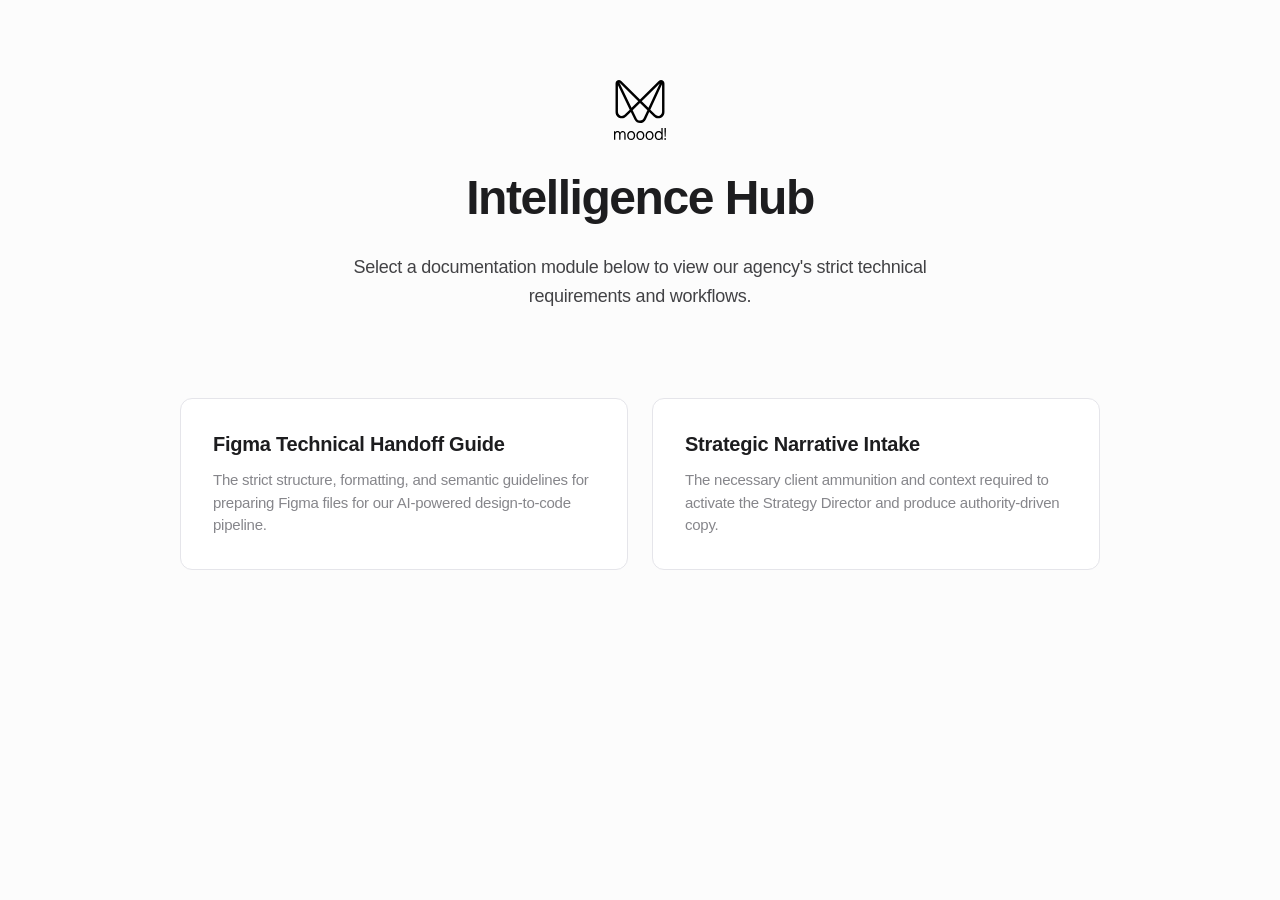
<file: documentation/index.html>
<!DOCTYPE html>
<html lang="en">

<head>
    <meta charset="UTF-8">
    <meta name="viewport" content="width=device-width, initial-scale=1.0">
    <title>Moood Studio Agency | Documentation Launcher</title>
    <link rel="stylesheet" href="/documentation/style.css?v=2.1">
    <style>
        .cards-grid {
            display: grid;
            grid-template-columns: repeat(auto-fill, minmax(300px, 1fr));
            gap: 24px;
            margin-top: 48px;
        }

        .doc-card {
            background: #ffffff;
            border: 1px solid var(--border-color);
            border-radius: 12px;
            padding: 32px;
            text-decoration: none;
            color: var(--text-main);
            transition: all 0.3s ease;
            display: flex;
            flex-direction: column;
            gap: 12px;
        }

        .doc-card:hover {
            transform: translateY(-4px);
            box-shadow: 0 12px 24px rgba(0, 0, 0, 0.05);
            border-color: var(--accent);
        }

        .doc-card h3 {
            font-size: 20px;
            font-weight: 600;
            margin: 0;
            line-height: 1.3;
        }

        .doc-card p {
            font-size: 15px;
            color: var(--text-muted);
            margin: 0;
            line-height: 1.5;
        }

        /* Adjust content area for the launcher to be central without sidebar */
        .launcher-layout .sidebar {
            display: none;
        }

        .launcher-layout .content {
            margin: 0 auto;
            padding: 80px 40px;
            max-width: 1000px;
        }

        .launcher-header {
            display: flex;
            flex-direction: column;
            align-items: center;
            text-align: center;
            margin-bottom: 64px;
        }

        .launcher-header .logo img {
            height: 60px;
            margin-bottom: 32px;
        }

        .launcher-header h1 {
            font-size: 48px;
        }

        .launcher-header p.lead {
            max-width: 600px;
            margin-top: 16px;
        }
    </style>
</head>

<body>
    <div class="layout launcher-layout">
        <main class="content">
            <header class="launcher-header">
                <div class="logo">
                    <img src="/documentation/assets/images/moood-logo.svg" alt="Moood Studio Agency">
                </div>
                <h1>Intelligence Hub</h1>
                <p class="lead">Select a documentation module below to view our agency's strict technical requirements
                    and workflows.</p>
            </header>

            <div class="cards-grid">
                <a href="/documentation/figma-handoff.html" class="doc-card">
                    <h3>Figma Technical Handoff Guide</h3>
                    <p>The strict structure, formatting, and semantic guidelines for preparing Figma files for our
                        AI-powered design-to-code pipeline.</p>
                </a>

                <a href="/documentation/strategy-intake.html" class="doc-card">
                    <h3>Strategic Narrative Intake</h3>
                    <p>The necessary client ammunition and context required to activate the Strategy Director and
                        produce authority-driven copy.</p>
                </a>

                <!-- Future guides will be added here -->
            </div>
        </main>
    </div>
</body>

</html>
</file>
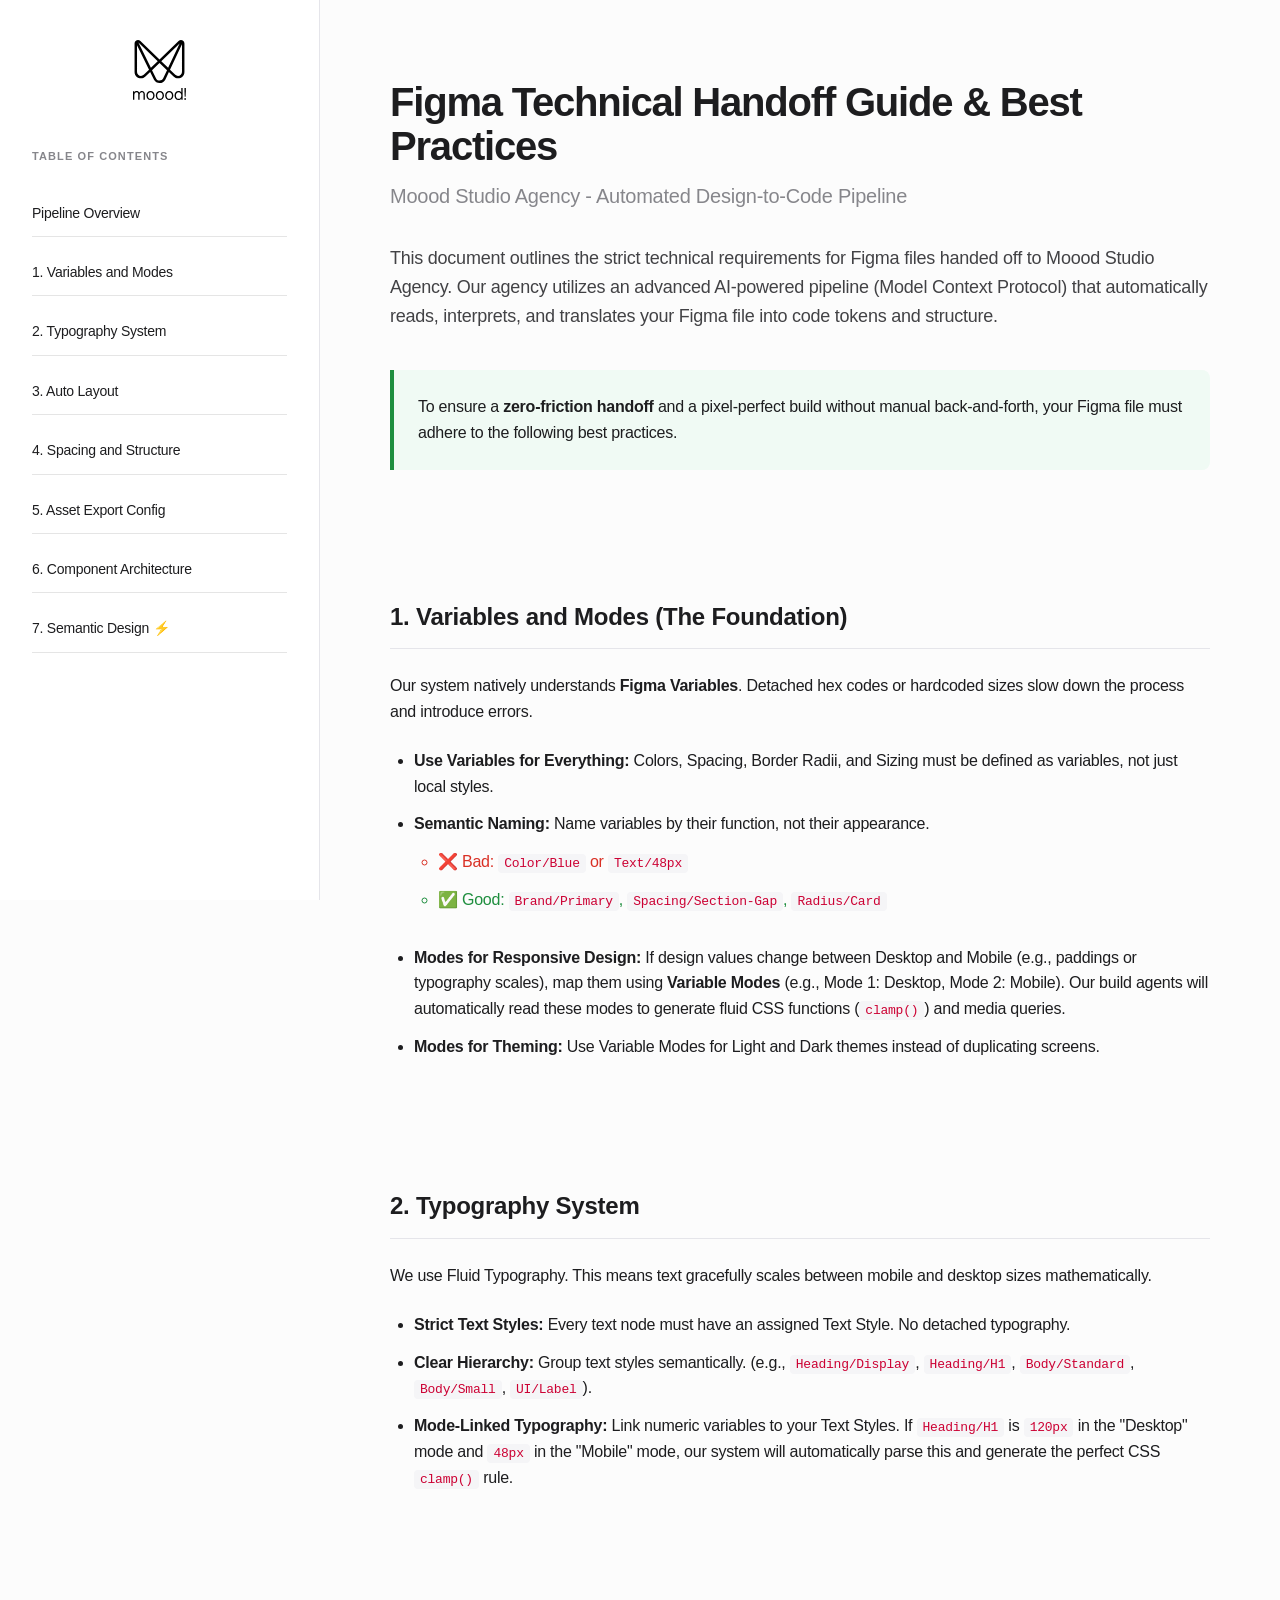
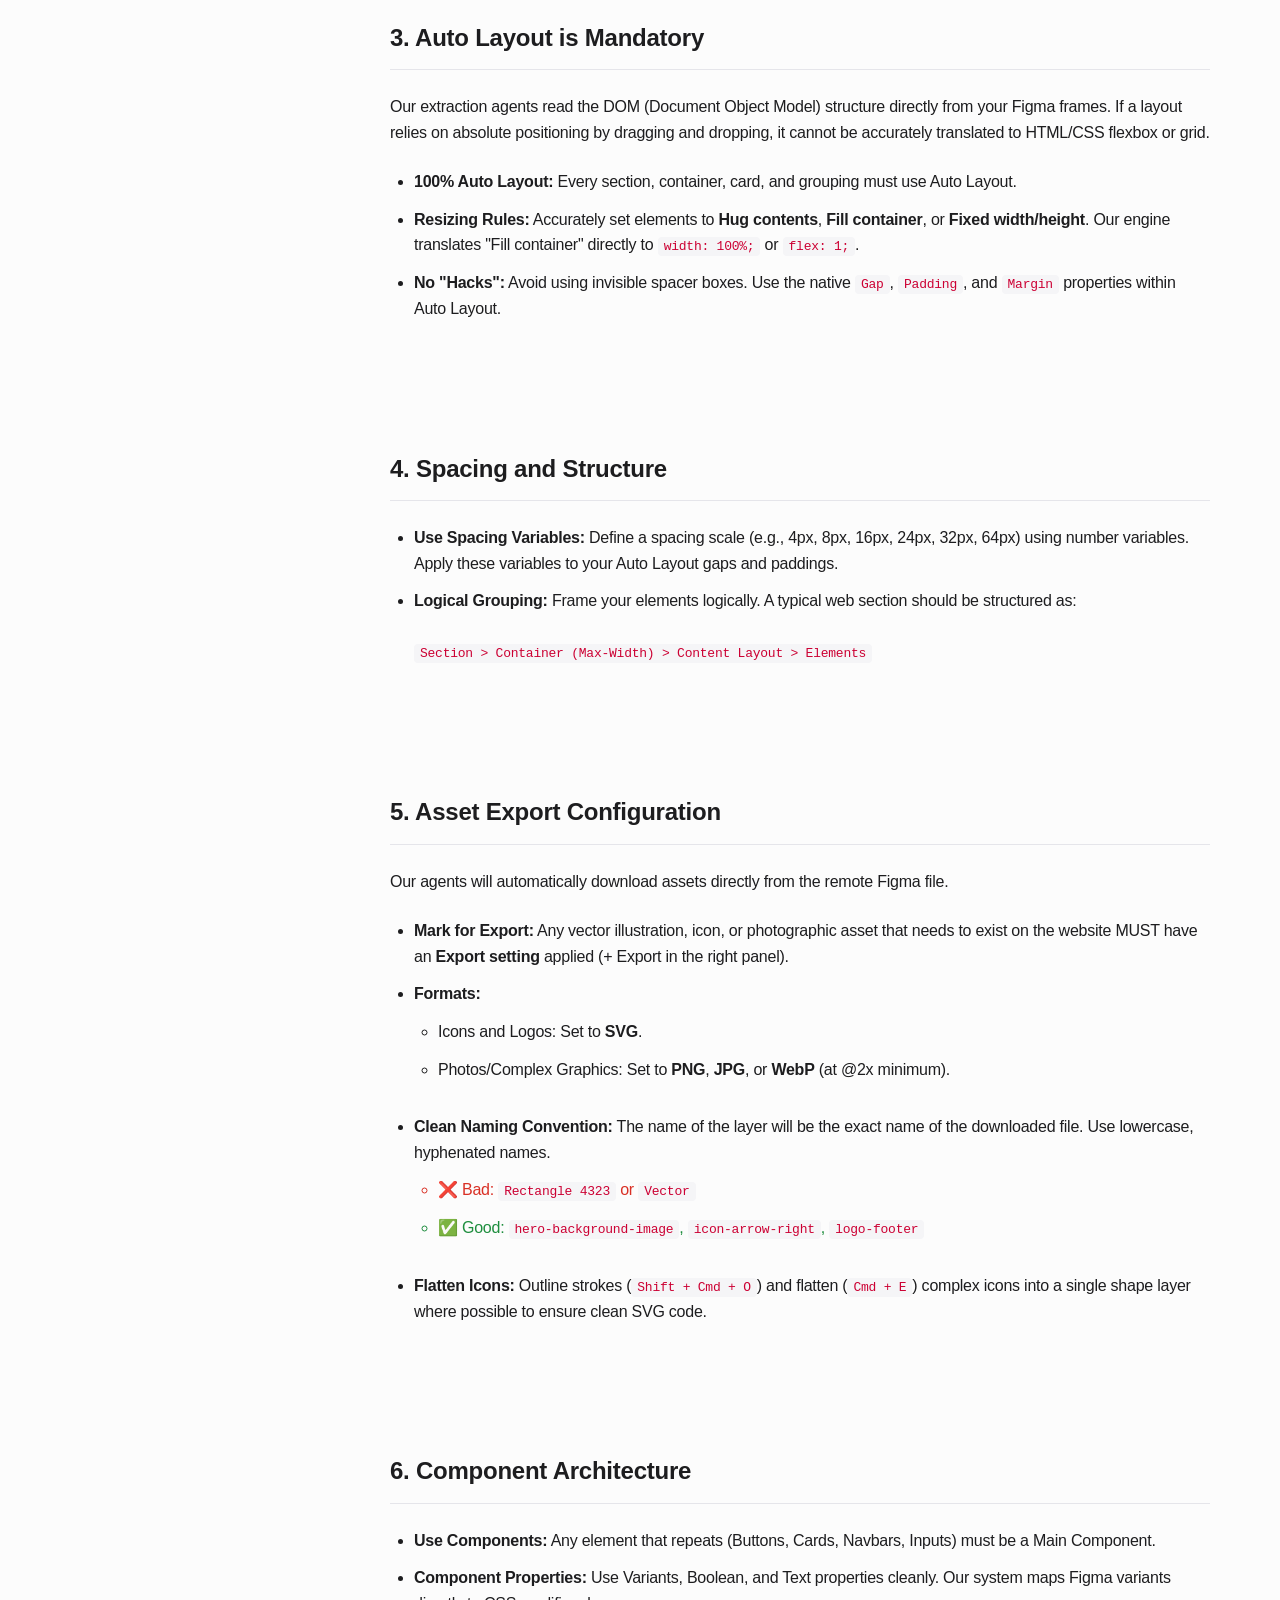
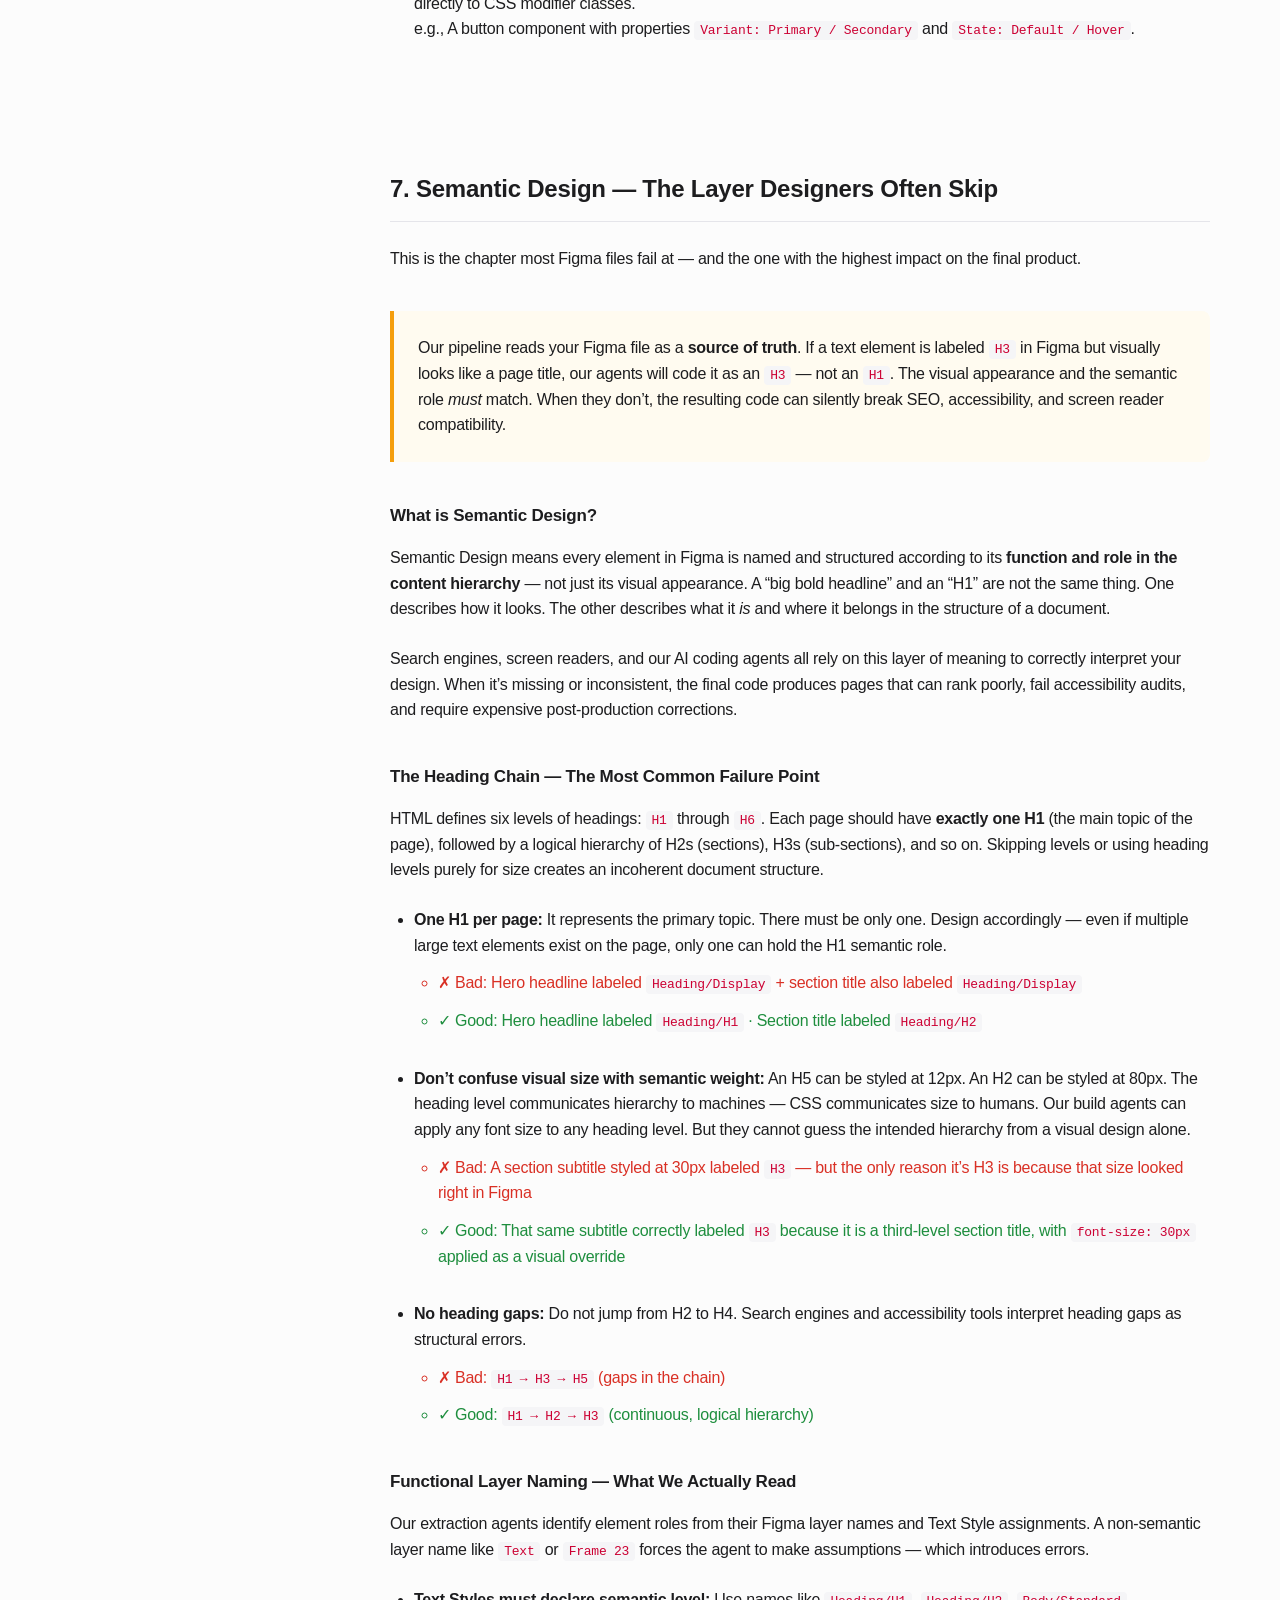
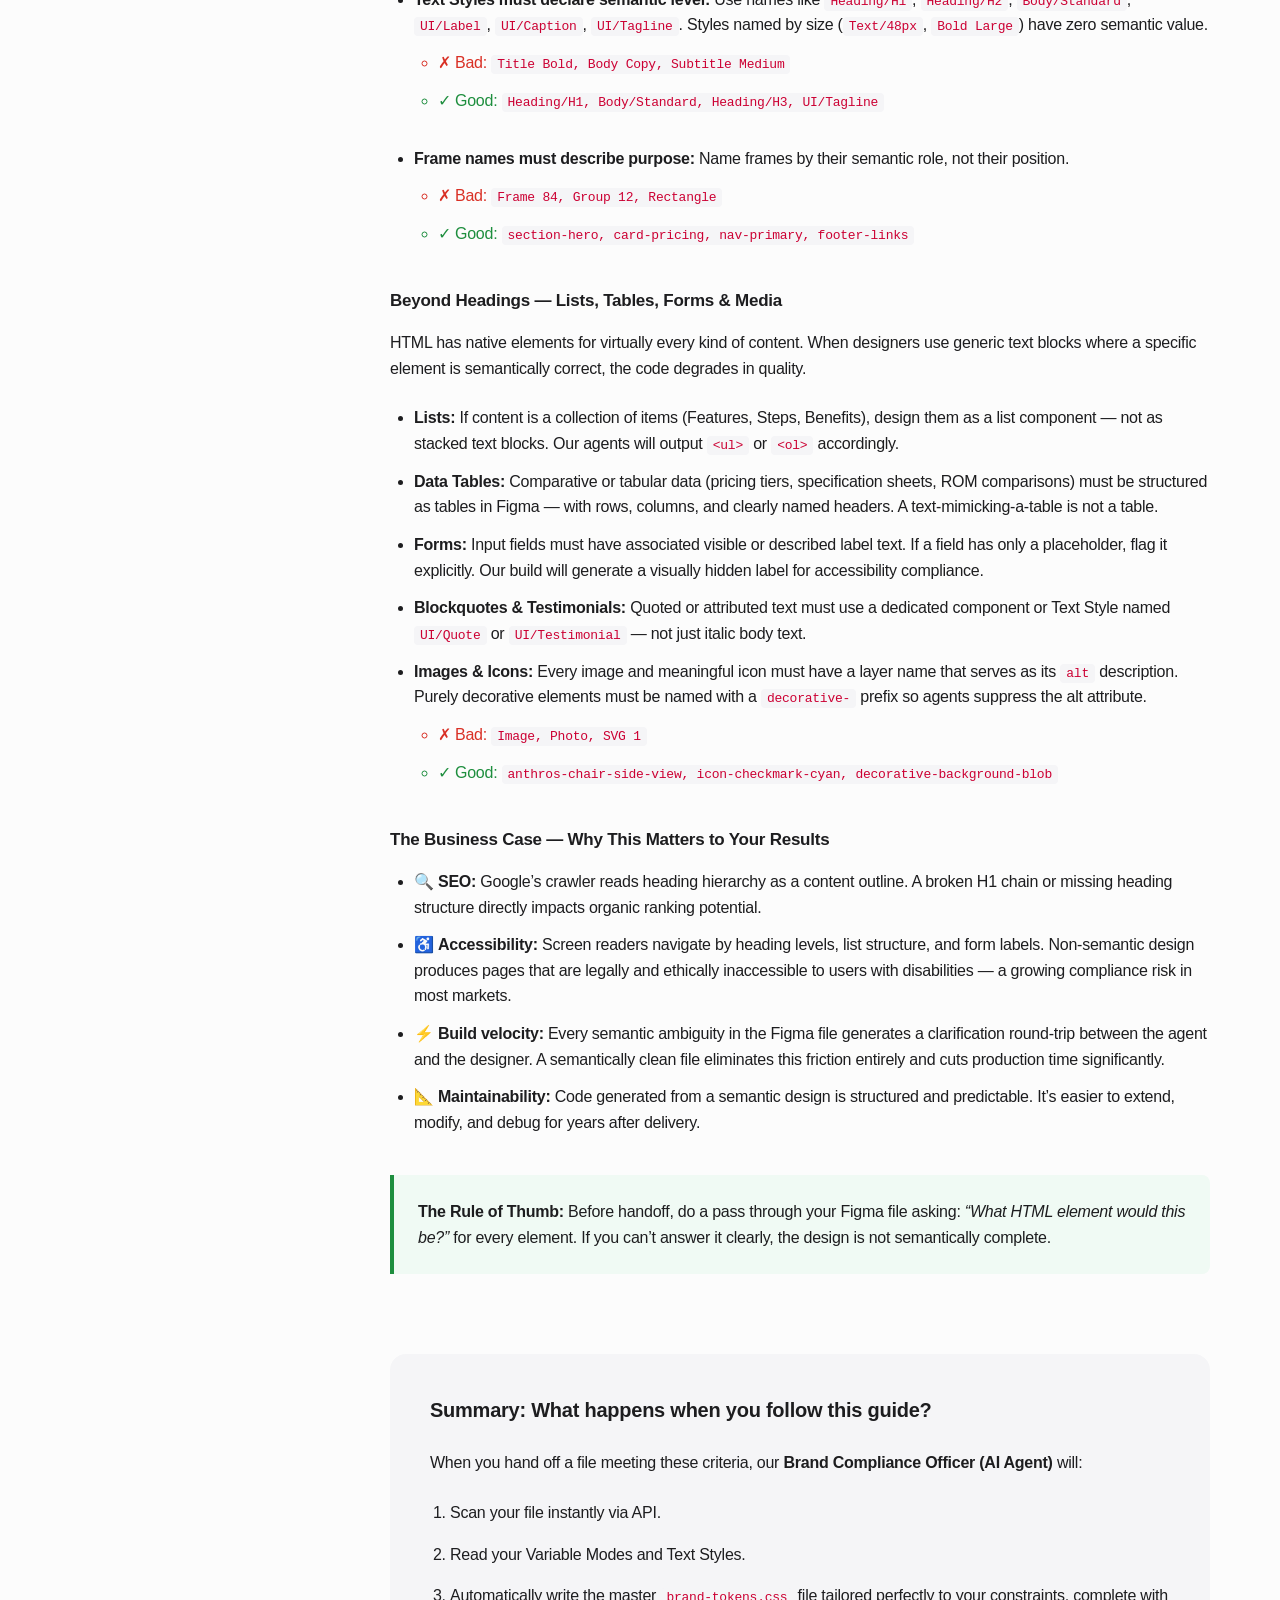
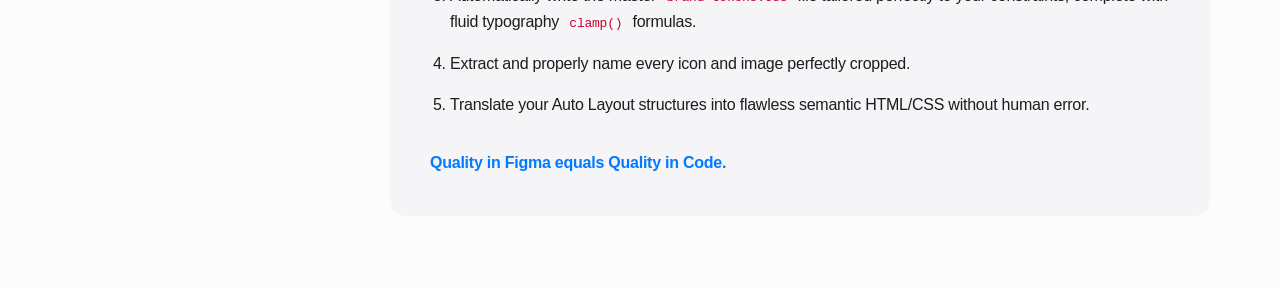
<file: documentation/figma-handoff.html>
<!DOCTYPE html>
<html lang="en">

<head>
    <meta charset="UTF-8">
    <meta name="viewport" content="width=device-width, initial-scale=1.0">
    <title>Figma Handoff Guide | Moood Studio Agency</title>
    <link rel="stylesheet" href="/documentation/style.css?v=2.1">
</head>

<body>
    <div class="layout">
        <aside class="sidebar">
            <div class="logo">
                <img src="/documentation/assets/images/moood-logo.svg" alt="Moood Studio Agency">
            </div>

            <nav class="toc">
                <h3 class="toc-title">Table of Contents</h3>
                <ul>
                    <li><a href="#intro">Pipeline Overview</a></li>
                    <li><a href="#variables">1. Variables and Modes</a></li>
                    <li><a href="#typography">2. Typography System</a></li>
                    <li><a href="#auto-layout">3. Auto Layout</a></li>
                    <li><a href="#spacing">4. Spacing and Structure</a></li>
                    <li><a href="#assets">5. Asset Export Config</a></li>
                    <li><a href="#components">6. Component Architecture</a></li>
                    <li><a href="#semantic">7. Semantic Design &#x26A1;</a></li>
                </ul>
            </nav>
        </aside>

        <main class="content">
            <header id="intro" class="hero">
                <h1>Figma Technical Handoff Guide & Best Practices</h1>
                <h2>Moood Studio Agency - Automated Design-to-Code Pipeline</h2>
                <p class="lead">This document outlines the strict technical requirements for Figma files handed off to
                    Moood Studio Agency. Our agency utilizes an advanced AI-powered pipeline (Model Context Protocol)
                    that automatically reads, interprets, and translates your Figma file into code tokens and structure.
                </p>
                <div class="alert success">
                    <p>To ensure a <strong>zero-friction handoff</strong> and a pixel-perfect build without manual
                        back-and-forth, your Figma file must adhere to the following best practices.</p>
                </div>
            </header>

            <section id="variables">
                <h2>1. Variables and Modes (The Foundation)</h2>
                <p>Our system natively understands <strong>Figma Variables</strong>. Detached hex codes or hardcoded
                    sizes slow down the process and introduce errors.</p>
                <ul>
                    <li><strong>Use Variables for Everything:</strong> Colors, Spacing, Border Radii, and Sizing must be
                        defined as variables, not just local styles.</li>
                    <li><strong>Semantic Naming:</strong> Name variables by their function, not their appearance.
                        <ul class="sublist">
                            <li class="bad">❌ Bad: <code>Color/Blue</code> or <code>Text/48px</code></li>
                            <li class="good">✅ Good: <code>Brand/Primary</code>, <code>Spacing/Section-Gap</code>,
                                <code>Radius/Card</code>
                            </li>
                        </ul>
                    </li>
                    <li><strong>Modes for Responsive Design:</strong> If design values change between Desktop and Mobile
                        (e.g., paddings or typography scales), map them using <strong>Variable Modes</strong> (e.g.,
                        Mode 1: Desktop, Mode 2: Mobile). Our build agents will automatically read these modes to
                        generate fluid CSS functions (<code>clamp()</code>) and media queries.</li>
                    <li><strong>Modes for Theming:</strong> Use Variable Modes for Light and Dark themes instead of
                        duplicating screens.</li>
                </ul>
            </section>

            <section id="typography">
                <h2>2. Typography System</h2>
                <p>We use Fluid Typography. This means text gracefully scales between mobile and desktop sizes
                    mathematically.</p>
                <ul>
                    <li><strong>Strict Text Styles:</strong> Every text node must have an assigned Text Style. No
                        detached typography.</li>
                    <li><strong>Clear Hierarchy:</strong> Group text styles semantically. (e.g.,
                        <code>Heading/Display</code>, <code>Heading/H1</code>, <code>Body/Standard</code>,
                        <code>Body/Small</code>, <code>UI/Label</code>).
                    </li>
                    <li><strong>Mode-Linked Typography:</strong> Link numeric variables to your Text Styles. If
                        <code>Heading/H1</code> is <code>120px</code> in the "Desktop" mode and <code>48px</code> in the
                        "Mobile" mode, our system will automatically parse this and generate the perfect CSS
                        <code>clamp()</code> rule.
                    </li>
                </ul>
            </section>

            <section id="auto-layout">
                <h2>3. Auto Layout is Mandatory</h2>
                <p>Our extraction agents read the DOM (Document Object Model) structure directly from your Figma frames.
                    If a layout relies on absolute positioning by dragging and dropping, it cannot be accurately
                    translated to HTML/CSS flexbox or grid.</p>
                <ul>
                    <li><strong>100% Auto Layout:</strong> Every section, container, card, and grouping must use Auto
                        Layout.</li>
                    <li><strong>Resizing Rules:</strong> Accurately set elements to <strong>Hug contents</strong>,
                        <strong>Fill container</strong>, or <strong>Fixed width/height</strong>. Our engine translates
                        "Fill container" directly to <code>width: 100%;</code> or <code>flex: 1;</code>.
                    </li>
                    <li><strong>No "Hacks":</strong> Avoid using invisible spacer boxes. Use the native
                        <code>Gap</code>, <code>Padding</code>, and <code>Margin</code> properties within Auto Layout.
                    </li>
                </ul>
            </section>

            <section id="spacing">
                <h2>4. Spacing and Structure</h2>
                <ul>
                    <li><strong>Use Spacing Variables:</strong> Define a spacing scale (e.g., 4px, 8px, 16px, 24px,
                        32px, 64px) using number variables. Apply these variables to your Auto Layout gaps and paddings.
                    </li>
                    <li><strong>Logical Grouping:</strong> Frame your elements logically. A typical web section should
                        be structured as:
                        <br><br><code>Section > Container (Max-Width) > Content Layout > Elements</code>
                    </li>
                </ul>
            </section>

            <section id="assets">
                <h2>5. Asset Export Configuration</h2>
                <p>Our agents will automatically download assets directly from the remote Figma file.</p>
                <ul>
                    <li><strong>Mark for Export:</strong> Any vector illustration, icon, or photographic asset that
                        needs to exist on the website MUST have an <strong>Export setting</strong> applied (+ Export in
                        the right panel).</li>
                    <li><strong>Formats:</strong>
                        <ul class="sublist">
                            <li>Icons and Logos: Set to <strong>SVG</strong>.</li>
                            <li>Photos/Complex Graphics: Set to <strong>PNG</strong>, <strong>JPG</strong>, or
                                <strong>WebP</strong> (at @2x minimum).
                            </li>
                        </ul>
                    </li>
                    <li><strong>Clean Naming Convention:</strong> The name of the layer will be the exact name of the
                        downloaded file. Use lowercase, hyphenated names.
                        <ul class="sublist">
                            <li class="bad">❌ Bad: <code>Rectangle 4323</code> or <code>Vector</code></li>
                            <li class="good">✅ Good: <code>hero-background-image</code>, <code>icon-arrow-right</code>,
                                <code>logo-footer</code>
                            </li>
                        </ul>
                    </li>
                    <li><strong>Flatten Icons:</strong> Outline strokes (<code>Shift + Cmd + O</code>) and flatten
                        (<code>Cmd + E</code>) complex icons into a single shape layer where possible to ensure clean
                        SVG code.</li>
                </ul>
            </section>

            <section id="components">
                <h2>6. Component Architecture</h2>
                <ul>
                    <li><strong>Use Components:</strong> Any element that repeats (Buttons, Cards, Navbars, Inputs) must
                        be a Main Component.</li>
                    <li><strong>Component Properties:</strong> Use Variants, Boolean, and Text properties cleanly. Our
                        system maps Figma variants directly to CSS modifier classes.
                        <p class="example">e.g., A button component with properties
                            <code>Variant: Primary / Secondary</code> and <code>State: Default / Hover</code>.
                        </p>
                    </li>
                </ul>
            </section>

            <section id="semantic">
                <h2>7. Semantic Design &mdash; The Layer Designers Often Skip</h2>
                <p>This is the chapter most Figma files fail at &mdash; and the one with the highest impact on the final
                    product.</p>
                <div class="alert warning">
                    <p>Our pipeline reads your Figma file as a <strong>source of truth</strong>. If a text element is
                        labeled <code>H3</code> in Figma but visually looks like a page title, our agents will code it
                        as an <code>H3</code> &mdash; not an <code>H1</code>. The visual appearance and the semantic
                        role <em>must</em> match. When they don&rsquo;t, the resulting code can silently break SEO,
                        accessibility, and screen reader compatibility.</p>
                </div>

                <h3>What is Semantic Design?</h3>
                <p>Semantic Design means every element in Figma is named and structured according to its
                    <strong>function and role in the content hierarchy</strong> &mdash; not just its visual appearance.
                    A &ldquo;big bold headline&rdquo; and an &ldquo;H1&rdquo; are not the same thing. One describes how
                    it looks. The other describes what it <em>is</em> and where it belongs in the structure of a
                    document.
                </p>
                <p>Search engines, screen readers, and our AI coding agents all rely on this layer of meaning to
                    correctly interpret your design. When it&rsquo;s missing or inconsistent, the final code produces
                    pages that can rank poorly, fail accessibility audits, and require expensive post-production
                    corrections.</p>

                <h3>The Heading Chain &mdash; The Most Common Failure Point</h3>
                <p>HTML defines six levels of headings: <code>H1</code> through <code>H6</code>. Each page should have
                    <strong>exactly one H1</strong> (the main topic of the page), followed by a logical hierarchy of H2s
                    (sections), H3s (sub-sections), and so on. Skipping levels or using heading levels purely for size
                    creates an incoherent document structure.
                </p>
                <ul>
                    <li><strong>One H1 per page:</strong> It represents the primary topic. There must be only one.
                        Design accordingly &mdash; even if multiple large text elements exist on the page, only one can
                        hold the H1 semantic role.
                        <ul class="sublist">
                            <li class="bad">&cross; Bad: Hero headline labeled <code>Heading/Display</code> + section
                                title also labeled <code>Heading/Display</code></li>
                            <li class="good">&check; Good: Hero headline labeled <code>Heading/H1</code> &middot;
                                Section title labeled <code>Heading/H2</code></li>
                        </ul>
                    </li>
                    <li><strong>Don&rsquo;t confuse visual size with semantic weight:</strong> An H5 can be styled at
                        12px. An H2 can be styled at 80px. The heading level communicates hierarchy to machines &mdash;
                        CSS communicates size to humans. Our build agents can apply any font size to any heading level.
                        But they cannot guess the intended hierarchy from a visual design alone.
                        <ul class="sublist">
                            <li class="bad">&cross; Bad: A section subtitle styled at 30px labeled <code>H3</code>
                                &mdash; but the only reason it&rsquo;s H3 is because that size looked right in Figma
                            </li>
                            <li class="good">&check; Good: That same subtitle correctly labeled <code>H3</code> because
                                it is a third-level section title, with <code>font-size: 30px</code> applied as a visual
                                override</li>
                        </ul>
                    </li>
                    <li><strong>No heading gaps:</strong> Do not jump from H2 to H4. Search engines and accessibility
                        tools interpret heading gaps as structural errors.
                        <ul class="sublist">
                            <li class="bad">&cross; Bad: <code>H1 &rarr; H3 &rarr; H5</code> (gaps in the chain)</li>
                            <li class="good">&check; Good: <code>H1 &rarr; H2 &rarr; H3</code> (continuous, logical
                                hierarchy)</li>
                        </ul>
                    </li>
                </ul>

                <h3>Functional Layer Naming &mdash; What We Actually Read</h3>
                <p>Our extraction agents identify element roles from their Figma layer names and Text Style assignments.
                    A non-semantic layer name like <code>Text</code> or <code>Frame 23</code> forces the agent to make
                    assumptions &mdash; which introduces errors.</p>
                <ul>
                    <li><strong>Text Styles must declare semantic level:</strong> Use names like
                        <code>Heading/H1</code>, <code>Heading/H2</code>, <code>Body/Standard</code>,
                        <code>UI/Label</code>, <code>UI/Caption</code>, <code>UI/Tagline</code>. Styles named by size
                        (<code>Text/48px</code>, <code>Bold Large</code>) have zero semantic value.
                        <ul class="sublist">
                            <li class="bad">&cross; Bad: <code>Title Bold, Body Copy, Subtitle Medium</code></li>
                            <li class="good">&check; Good:
                                <code>Heading/H1, Body/Standard, Heading/H3, UI/Tagline</code>
                            </li>
                        </ul>
                    </li>
                    <li><strong>Frame names must describe purpose:</strong> Name frames by their semantic role, not
                        their position.
                        <ul class="sublist">
                            <li class="bad">&cross; Bad: <code>Frame 84, Group 12, Rectangle</code></li>
                            <li class="good">&check; Good:
                                <code>section-hero, card-pricing, nav-primary, footer-links</code>
                            </li>
                        </ul>
                    </li>
                </ul>

                <h3>Beyond Headings &mdash; Lists, Tables, Forms &amp; Media</h3>
                <p>HTML has native elements for virtually every kind of content. When designers use generic text blocks
                    where a specific element is semantically correct, the code degrades in quality.</p>
                <ul>
                    <li><strong>Lists:</strong> If content is a collection of items (Features, Steps, Benefits), design
                        them as a list component &mdash; not as stacked text blocks. Our agents will output
                        <code>&lt;ul&gt;</code> or <code>&lt;ol&gt;</code> accordingly.
                    </li>
                    <li><strong>Data Tables:</strong> Comparative or tabular data (pricing tiers, specification sheets,
                        ROM comparisons) must be structured as tables in Figma &mdash; with rows, columns, and clearly
                        named headers. A text-mimicking-a-table is not a table.</li>
                    <li><strong>Forms:</strong> Input fields must have associated visible or described label text. If a
                        field has only a placeholder, flag it explicitly. Our build will generate a visually hidden
                        label for accessibility compliance.</li>
                    <li><strong>Blockquotes &amp; Testimonials:</strong> Quoted or attributed text must use a dedicated
                        component or Text Style named <code>UI/Quote</code> or <code>UI/Testimonial</code> &mdash; not
                        just italic body text.</li>
                    <li><strong>Images &amp; Icons:</strong> Every image and meaningful icon must have a layer name that
                        serves as its <code>alt</code> description. Purely decorative elements must be named with a
                        <code>decorative-</code> prefix so agents suppress the alt attribute.
                        <ul class="sublist">
                            <li class="bad">&cross; Bad: <code>Image, Photo, SVG 1</code></li>
                            <li class="good">&check; Good:
                                <code>anthros-chair-side-view, icon-checkmark-cyan, decorative-background-blob</code>
                            </li>
                        </ul>
                    </li>
                </ul>

                <h3>The Business Case &mdash; Why This Matters to Your Results</h3>
                <ul>
                    <li>&#x1F50D; <strong>SEO:</strong> Google&rsquo;s crawler reads heading hierarchy as a content
                        outline. A broken H1 chain or missing heading structure directly impacts organic ranking
                        potential.</li>
                    <li>&#x267F; <strong>Accessibility:</strong> Screen readers navigate by heading levels, list
                        structure, and form labels. Non-semantic design produces pages that are legally and ethically
                        inaccessible to users with disabilities &mdash; a growing compliance risk in most markets.</li>
                    <li>&#x26A1; <strong>Build velocity:</strong> Every semantic ambiguity in the Figma file generates a
                        clarification round-trip between the agent and the designer. A semantically clean file
                        eliminates this friction entirely and cuts production time significantly.</li>
                    <li>&#x1F4D0; <strong>Maintainability:</strong> Code generated from a semantic design is structured
                        and predictable. It&rsquo;s easier to extend, modify, and debug for years after delivery.</li>
                </ul>

                <div class="alert success">
                    <p><strong>The Rule of Thumb:</strong> Before handoff, do a pass through your Figma file asking:
                        <em>&ldquo;What HTML element would this be?&rdquo;</em> for every element. If you can&rsquo;t
                        answer it clearly, the design is not semantically complete.
                    </p>
                </div>
            </section>

            <div class="summary-box">
                <h3>Summary: What happens when you follow this guide?</h3>
                <p>When you hand off a file meeting these criteria, our <strong>Brand Compliance Officer (AI
                        Agent)</strong> will:</p>
                <ol>
                    <li>Scan your file instantly via API.</li>
                    <li>Read your Variable Modes and Text Styles.</li>
                    <li>Automatically write the master <code>brand-tokens.css</code> file tailored perfectly to your
                        constraints, complete with fluid typography <code>clamp()</code> formulas.</li>
                    <li>Extract and properly name every icon and image perfectly cropped.</li>
                    <li>Translate your Auto Layout structures into flawless semantic HTML/CSS without human error.</li>
                </ol>
                <p class="final-word">Quality in Figma equals Quality in Code.</p>
            </div>
        </main>
    </div>
</body>

</html>
</file>
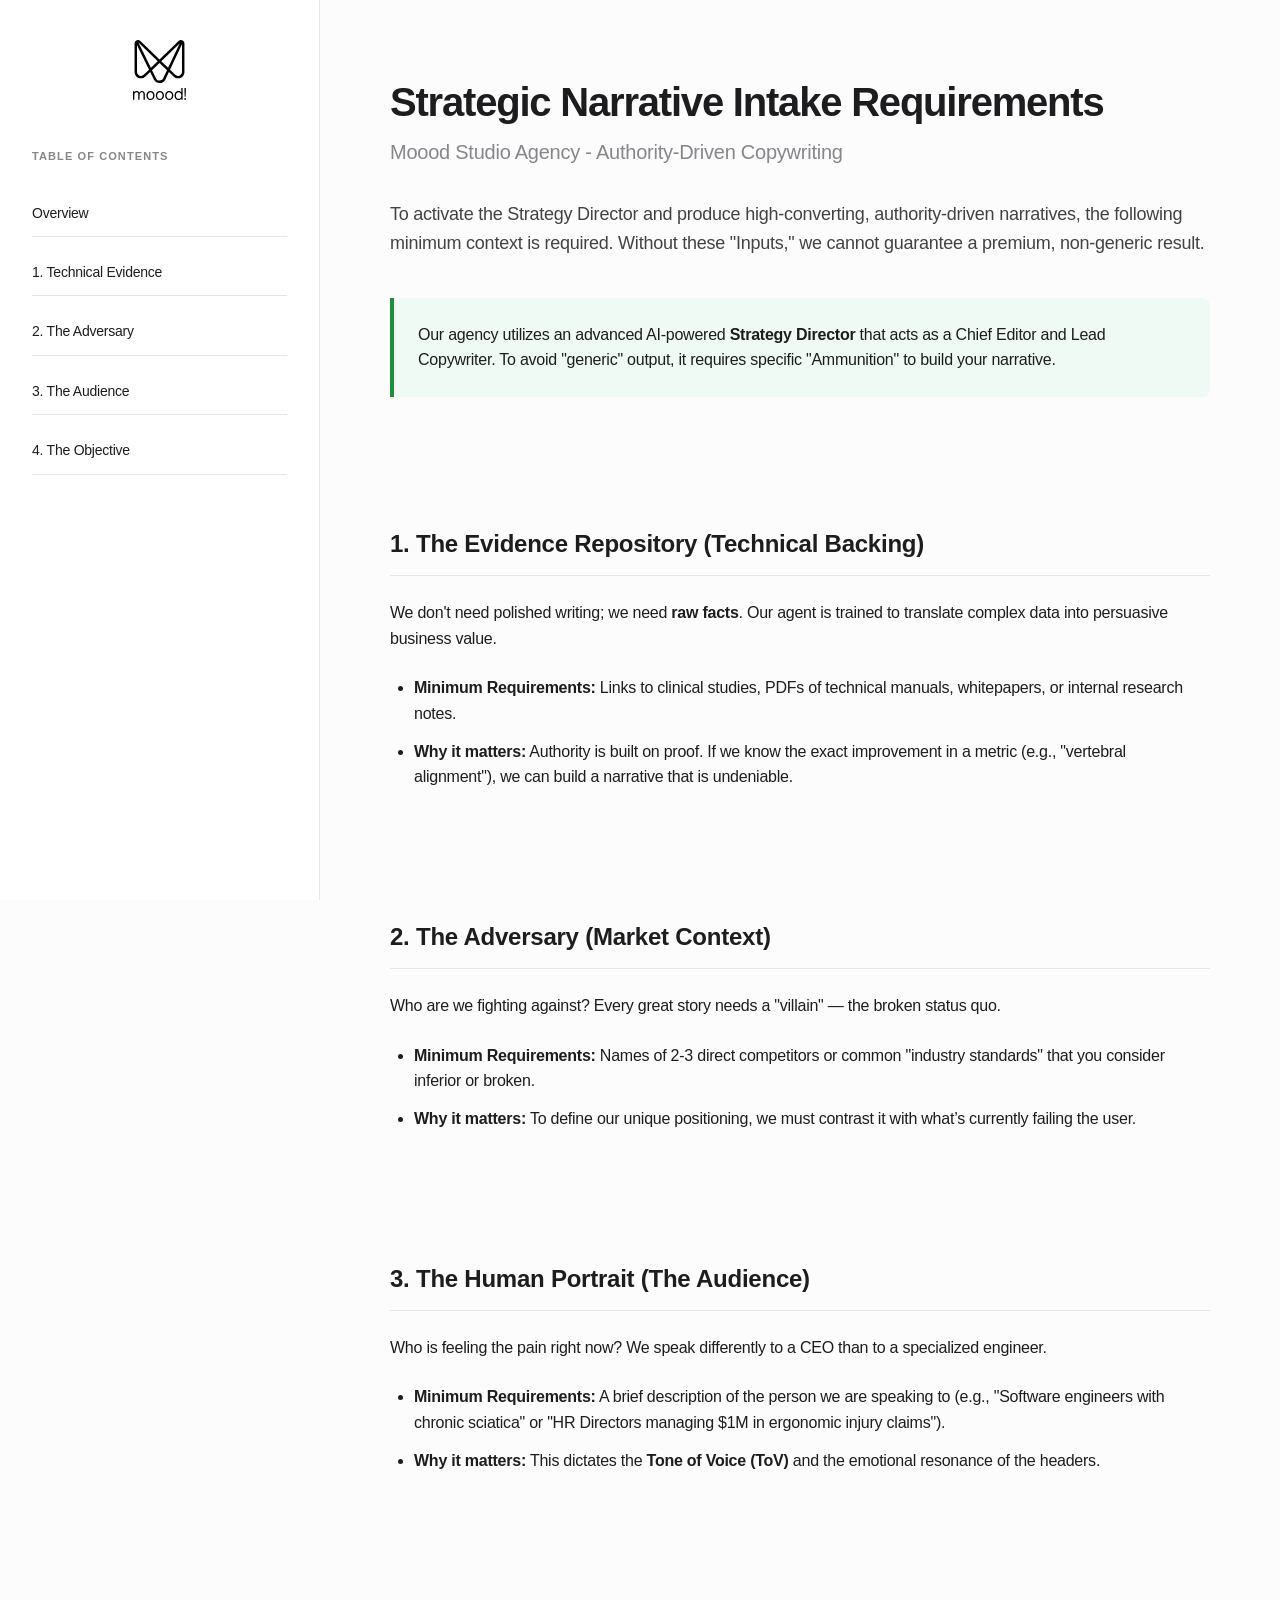
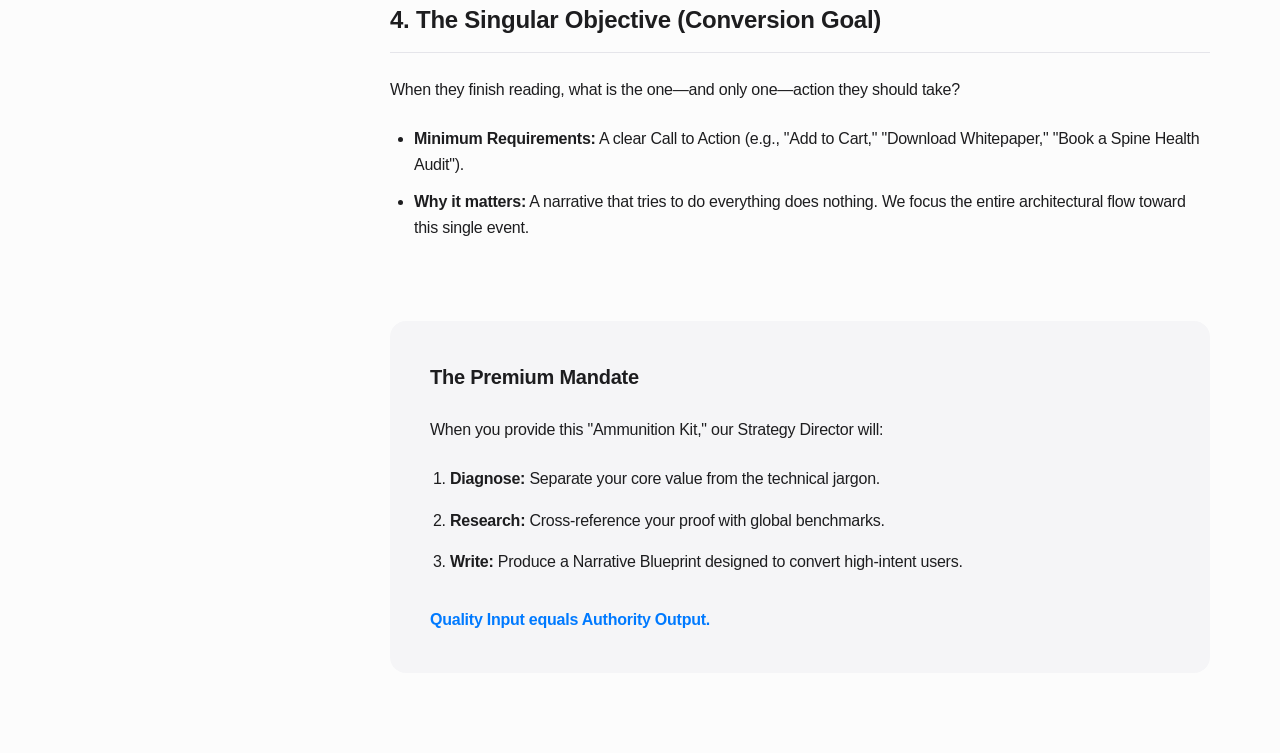
<file: documentation/strategy-intake.html>
<!DOCTYPE html>
<html lang="en">

<head>
    <meta charset="UTF-8">
    <meta name="viewport" content="width=device-width, initial-scale=1.0">
    <title>Strategic Narrative Intake | Moood Studio Agency</title>
    <link rel="stylesheet" href="/documentation/style.css?v=2.1">
</head>

<body>
    <div class="layout">
        <aside class="sidebar">
            <div class="logo">
                <img src="/documentation/assets/images/moood-logo.svg" alt="Moood Studio Agency">
            </div>

            <nav class="toc">
                <h3 class="toc-title">Table of Contents</h3>
                <ul>
                    <li><a href="#intro">Overview</a></li>
                    <li><a href="#evidence">1. Technical Evidence</a></li>
                    <li><a href="#adversary">2. The Adversary</a></li>
                    <li><a href="#audience">3. The Audience</a></li>
                    <li><a href="#objective">4. The Objective</a></li>
                </ul>
            </nav>
        </aside>

        <main class="content">
            <header id="intro" class="hero">
                <h1>Strategic Narrative Intake Requirements</h1>
                <h2>Moood Studio Agency - Authority-Driven Copywriting</h2>
                <p class="lead">To activate the Strategy Director and produce high-converting, authority-driven
                    narratives, the following minimum context is required. Without these "Inputs," we cannot guarantee a
                    premium, non-generic result.
                </p>
                <div class="alert success">
                    <p>Our agency utilizes an advanced AI-powered <strong>Strategy Director</strong> that acts as a
                        Chief Editor and Lead Copywriter. To avoid "generic" output, it requires specific "Ammunition"
                        to build your narrative.</p>
                </div>
            </header>

            <section id="evidence">
                <h2>1. The Evidence Repository (Technical Backing)</h2>
                <p>We don't need polished writing; we need <strong>raw facts</strong>. Our agent is trained to translate
                    complex data into persuasive business value.</p>
                <ul>
                    <li><strong>Minimum Requirements:</strong> Links to clinical studies, PDFs of technical manuals,
                        whitepapers, or internal research notes.</li>
                    <li><strong>Why it matters:</strong> Authority is built on proof. If we know the exact improvement
                        in a metric (e.g., "vertebral alignment"), we can build a narrative that is undeniable.</li>
                </ul>
            </section>

            <section id="adversary">
                <h2>2. The Adversary (Market Context)</h2>
                <p>Who are we fighting against? Every great story needs a "villain" — the broken status quo.</p>
                <ul>
                    <li><strong>Minimum Requirements:</strong> Names of 2-3 direct competitors or common "industry
                        standards" that you consider inferior or broken.</li>
                    <li><strong>Why it matters:</strong> To define our unique positioning, we must contrast it with
                        what’s currently failing the user.</li>
                </ul>
            </section>

            <section id="audience">
                <h2>3. The Human Portrait (The Audience)</h2>
                <p>Who is feeling the pain right now? We speak differently to a CEO than to a specialized engineer.</p>
                <ul>
                    <li><strong>Minimum Requirements:</strong> A brief description of the person we are speaking to
                        (e.g., "Software engineers with chronic sciatica" or "HR Directors managing $1M in ergonomic
                        injury claims").</li>
                    <li><strong>Why it matters:</strong> This dictates the <strong>Tone of Voice (ToV)</strong> and the
                        emotional resonance of the headers.</li>
                </ul>
            </section>

            <section id="objective">
                <h2>4. The Singular Objective (Conversion Goal)</h2>
                <p>When they finish reading, what is the one—and only one—action they should take?</p>
                <ul>
                    <li><strong>Minimum Requirements:</strong> A clear Call to Action (e.g., "Add to Cart," "Download
                        Whitepaper," "Book a Spine Health Audit").</li>
                    <li><strong>Why it matters:</strong> A narrative that tries to do everything does nothing. We focus
                        the entire architectural flow toward this single event.</li>
                </ul>
            </section>

            <div class="summary-box">
                <h3>The Premium Mandate</h3>
                <p>When you provide this "Ammunition Kit," our Strategy Director will:</p>
                <ol>
                    <li><strong>Diagnose:</strong> Separate your core value from the technical jargon.</li>
                    <li><strong>Research:</strong> Cross-reference your proof with global benchmarks.</li>
                    <li><strong>Write:</strong> Produce a Narrative Blueprint designed to convert high-intent users.
                    </li>
                </ol>
                <p class="final-word">Quality Input equals Authority Output.</p>
            </div>
        </main>
    </div>
</body>

</html>
</file>
<file: documentation/style.css>
* {
    margin: 0;
    padding: 0;
    box-sizing: border-box;
}

:root {
    --bg-main: #fcfcfc;
    --sidebar-bg: #ffffff;
    --text-main: #1d1d1f;
    --text-muted: #86868b;
    --border-color: #e5e5ea;
    --accent: #007aff;
    --accent-hover: #0056b3;
}

body {
    font-family: 'Helvetica Neue', Helvetica, Arial, sans-serif;
    background-color: var(--bg-main);
    color: var(--text-main);
    line-height: 1.6;
    letter-spacing: -0.015em;
}

.layout {
    display: flex;
    min-height: 100vh;
}

/* Sidebar Styling */
.sidebar {
    width: 320px;
    background: var(--sidebar-bg);
    border-right: 1px solid var(--border-color);
    padding: 40px 32px;
    position: fixed;
    height: 100vh;
    overflow-y: auto;
}

.logo {
    display: flex;
    justify-content: center;
}

.logo img {
    height: 60px;
    max-width: 100%;
}

.toc {
    margin-top: 48px;
}

.toc-title {
    font-size: 11px;
    text-transform: uppercase;
    letter-spacing: 0.1em;
    color: var(--text-muted);
    margin-bottom: 24px;
    font-weight: 600;
}

.toc ul {
    list-style: none;
    display: flex;
    flex-direction: column;
    gap: 0;
    padding-left: 0;
}

.toc ul li {
    border-bottom: 1px solid rgba(0, 0, 0, 0.1);
}

.toc a {
    display: block;
    padding: 12px 0;
    text-decoration: none;
    color: var(--text-main);
    font-size: 14px;
    font-weight: 500;
    transition: color 0.2s ease;
}

.toc a:hover {
    color: var(--accent);
}

/* Main Content Styling */
.content {
    margin: 0 auto;
    padding: 80px 40px;
    max-width: 1220px;
    /* 900px content + 320px sidebar space */
    padding-left: 360px;
    /* Sidebar (320px) + Gap (40px) */
    width: 100%;
}

h1 {
    font-size: 40px;
    font-weight: 700;
    letter-spacing: -0.03em;
    margin-bottom: 12px;
    line-height: 1.1;
}

h2 {
    font-size: 24px;
    font-weight: 600;
    margin: 128px 0 24px;
    border-bottom: 1px solid var(--border-color);
    padding-bottom: 12px;
}

section h3 {
    font-size: 17px;
    font-weight: 600;
    margin: 40px 0 16px;
    color: var(--text-main);
}

.hero h2 {
    font-size: 20px;
    color: var(--text-muted);
    font-weight: 400;
    margin: 0 0 32px;
    border: none;
    padding: 0;
}

p {
    margin-bottom: 24px;
}

.lead {
    font-size: 18px;
    color: #424245;
}

ul {
    padding-left: 24px;
    margin-bottom: 32px;
}

li {
    margin-bottom: 12px;
}

code {
    font-family: ui-monospace, SFMono-Regular, Menlo, Monaco, Consolas, monospace;
    background: #f5f5f7;
    padding: 2px 6px;
    border-radius: 4px;
    font-size: 13px;
    color: #cc0033;
}

.alert {
    background: #f2f8fc;
    border-left: 4px solid var(--accent);
    padding: 24px;
    border-radius: 0 8px 8px 0;
    margin: 40px 0;
}

.alert.success {
    background: #f0faf4;
    border-left-color: #1e8e3e;
}

.alert.warning {
    background: #fffbf0;
    border-left-color: #f59e0b;
}

.alert p {
    margin: 0;
}

.sublist {
    margin-top: 12px;
    list-style-type: circle;
}

.sublist .bad {
    color: #d93025;
}

.sublist .good {
    color: #1e8e3e;
}

.summary-box {
    margin-top: 80px;
    padding: 40px;
    background: #f5f5f7;
    border-radius: 16px;
}

.summary-box h3 {
    margin-bottom: 24px;
    font-size: 20px;
}

.summary-box ol {
    margin-bottom: 32px;
    padding-left: 20px;
}

.summary-box ol li {
    margin-bottom: 16px;
}

.final-word {
    font-weight: 600;
    margin: 0;
    color: var(--accent);
}

/* Responsiveness */
@media (max-width: 991px) {
    .layout {
        flex-direction: column;
    }

    .sidebar {
        width: 100%;
        position: relative;
        height: auto;
        padding: 32px 24px;
        border-right: none;
        border-bottom: 1px solid var(--border-color);
    }

    .content {
        margin-left: 0;
        padding: 40px 24px;
    }

    h1 {
        font-size: 32px;
    }
}
</file>
